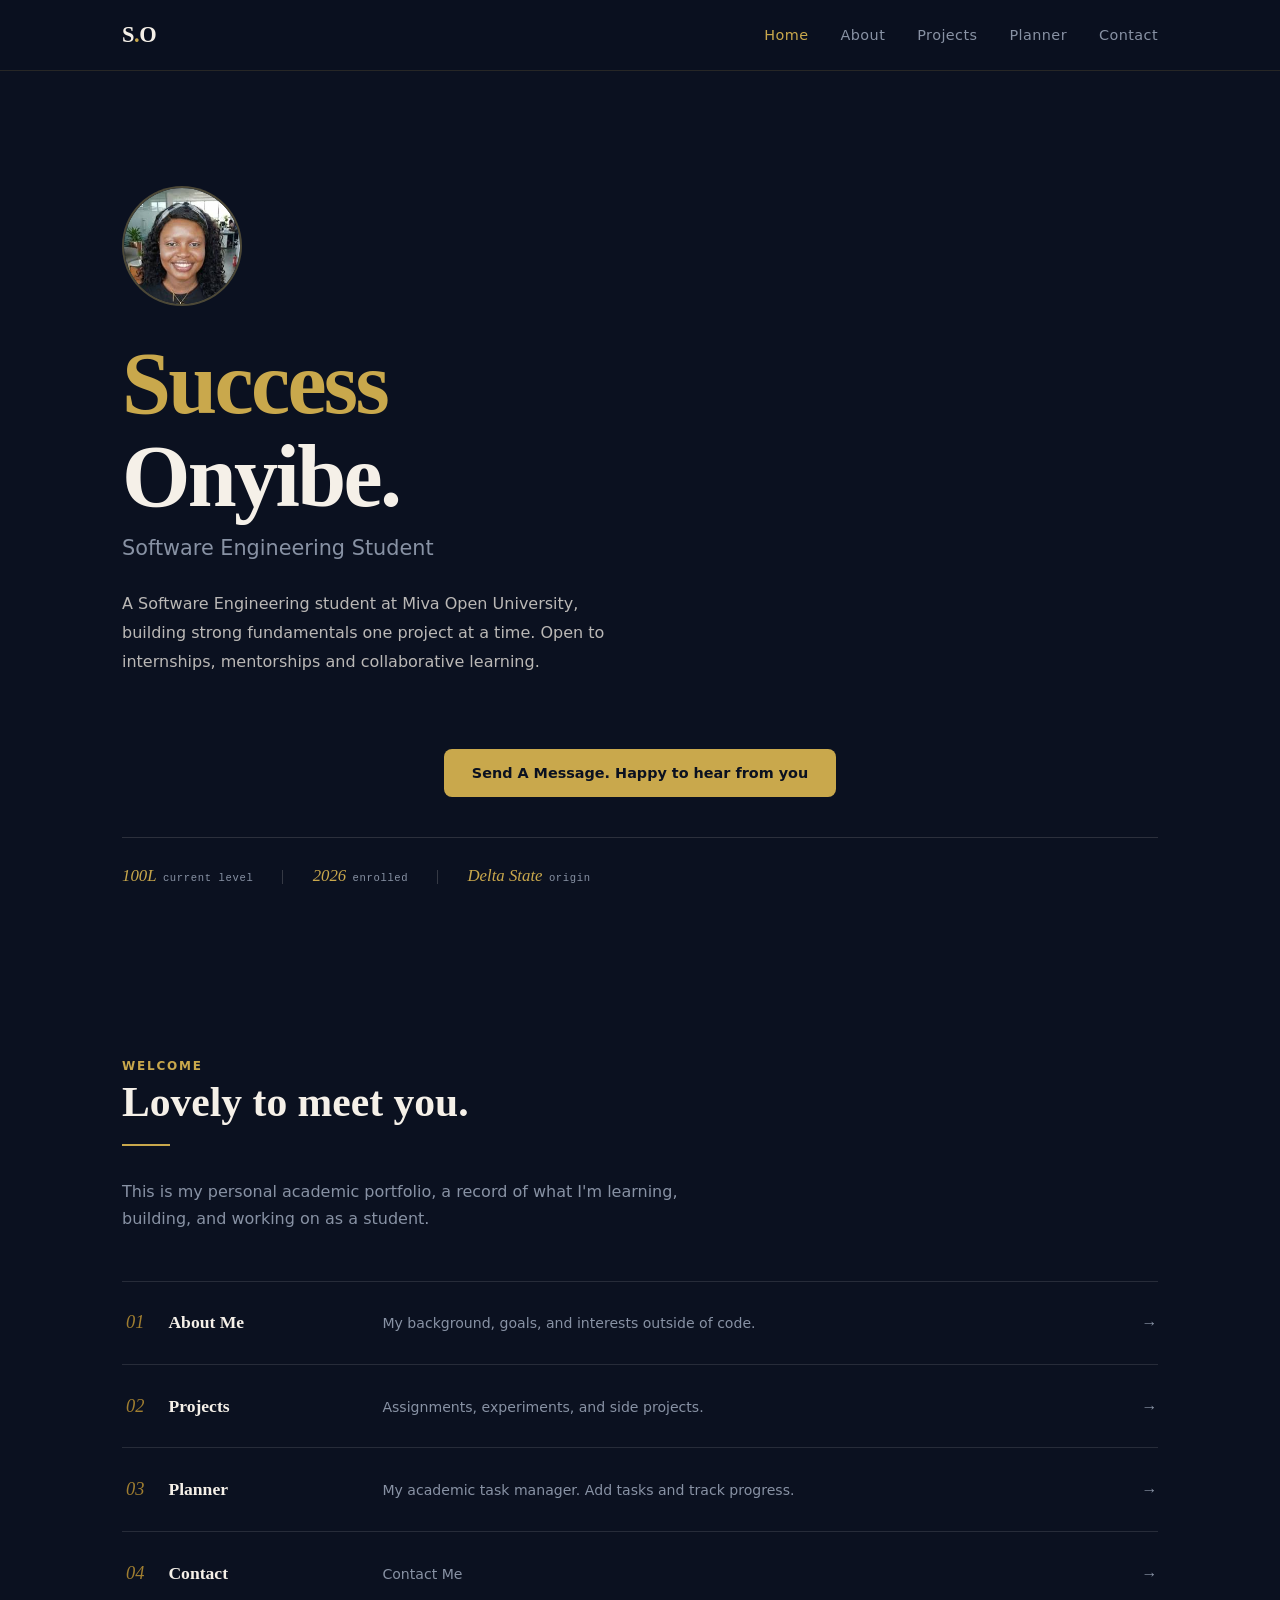
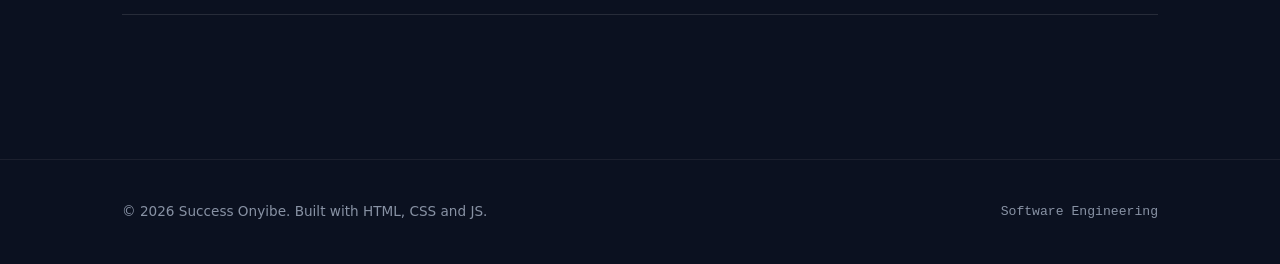
<file: index.html>
<!DOCTYPE html>
<html lang="en">
<head>
  <meta charset="UTF-8" />
  <meta name="viewport" content="width=device-width, initial-scale=1.0" />
  <title>Success Onyibe Portfolio</title>
  <meta name="description" content="Success Onyibe is a first-year Software Engineering student at Miva Open University,Nigeria." />
  <link rel="stylesheet" href="style.css" />
</head>
<body>
  <div class="particle-bg" id="particle-container"></div>
  <header>
    <nav>
      <a href="index.html" class="nav-logo">S<span>.</span>O</a>
      <ul class="nav-links" id="nav-links">
        <li><a href="index.html" aria-current="page">Home</a></li>
        <li><a href="about.html">About</a></li>
        <li><a href="projects.html">Projects</a></li>
        <li><a href="planner.html">Planner</a></li>
        <li><a href="contact.html">Contact</a></li>
      </ul>
      <button class="hamburger" id="hamburger" aria-label="Toggle navigation" aria-expanded="false">
        <span></span><span></span><span></span>
      </button>
    </nav>
  </header>

  <main id="main">

    <section id="hero">
      <div class="hero-photo">
        <img src="photo.jpg" alt="Success Onyibe" />
      </div>

      <h1 class="hero-name">
        <em>Success</em><br />Onyibe.
      </h1>

      <p class="hero-role">Software Engineering Student</p>

      <p class="hero-bio">
        A Software Engineering student at Miva Open University, building strong fundamentals one project at a time. 
        Open to internships, mentorships and collaborative learning.
      </p>

    <div class="hero-cta-wrap">
  <a href="contact.html" class="btn btn-primary">Send A Message. Happy to hear from you</a>
</div>

      <div class="hero-actions">
        <a href="projects.html" class="btn btn-primary">My Projects</a>
      </div>

      <div class="hero-stats">
        <div class="stat-item">
          <span class="stat-number">100L</span>
          <span class="stat-label">Current Level</span>
        </div>
        <div class="stat-item">
          <span class="stat-number">2026</span>
          <span class="stat-label">Enrolled</span>
        </div>
        <div class="stat-item">
          <span class="stat-number">Delta State</span>
          <span class="stat-label">Origin</span>
        </div>
      </div>
    </section>

    <section class="section">
      <div class="container">
        <span class="section-label">Welcome</span>
        <h2 class="section-title">Lovely to meet you.</h2>
        <div class="divider"></div>
        <p class="section-sub">
          This is my personal academic portfolio, a record of what I'm learning,
          building, and working on as a student.
        </p>

        <div class="grid-3">
          <a href="about.html" class="card" style="text-decoration:none; color:inherit;">
            <h3 style="font-family:var(--font-display); font-size:1.1rem; color:var(--offwhite); margin-bottom:0.5rem;">About Me</h3>
            <p style="font-size:0.88rem; color:var(--slate);">My background, goals, and interests outside of code.</p>
          </a>

          <a href="projects.html" class="card" style="text-decoration:none; color:inherit;">
            <h3 style="font-family:var(--font-display); font-size:1.1rem; color:var(--offwhite); margin-bottom:0.5rem;">Projects</h3>
            <p style="font-size:0.88rem; color:var(--slate);">Assignments, experiments, and side projects.</p>
          </a>

          <a href="planner.html" class="card" style="text-decoration:none; color:inherit;">
            <h3 style="font-family:var(--font-display); font-size:1.1rem; color:var(--offwhite); margin-bottom:0.5rem;">Planner</h3>
            <p style="font-size:0.88rem; color:var(--slate);">My academic task manager. Add tasks and track progress.</p>
          </a>

          <a href="contact.html" class="card" style="text-decoration:none; color:inherit;">
            <h3 style="font-family:var(--font-display); font-size:1.1rem; color:var(--offwhite); margin-bottom:0.5rem;">Contact</h3>
            <p style="font-size:0.88rem; color:var(--slate);">Contact Me</p>
          </a>
        </div>    
      </div>
    </section>

  </main>

  <footer>
    <div class="container footer-inner">
      <p class="footer-copy">&copy; 2026 Success Onyibe. Built with HTML, CSS and JS.</p>
      <p class="footer-note">Software Engineering</p>
    </div>
  </footer>

  <script src="script.js"></script>
</body>
</html>
</file>
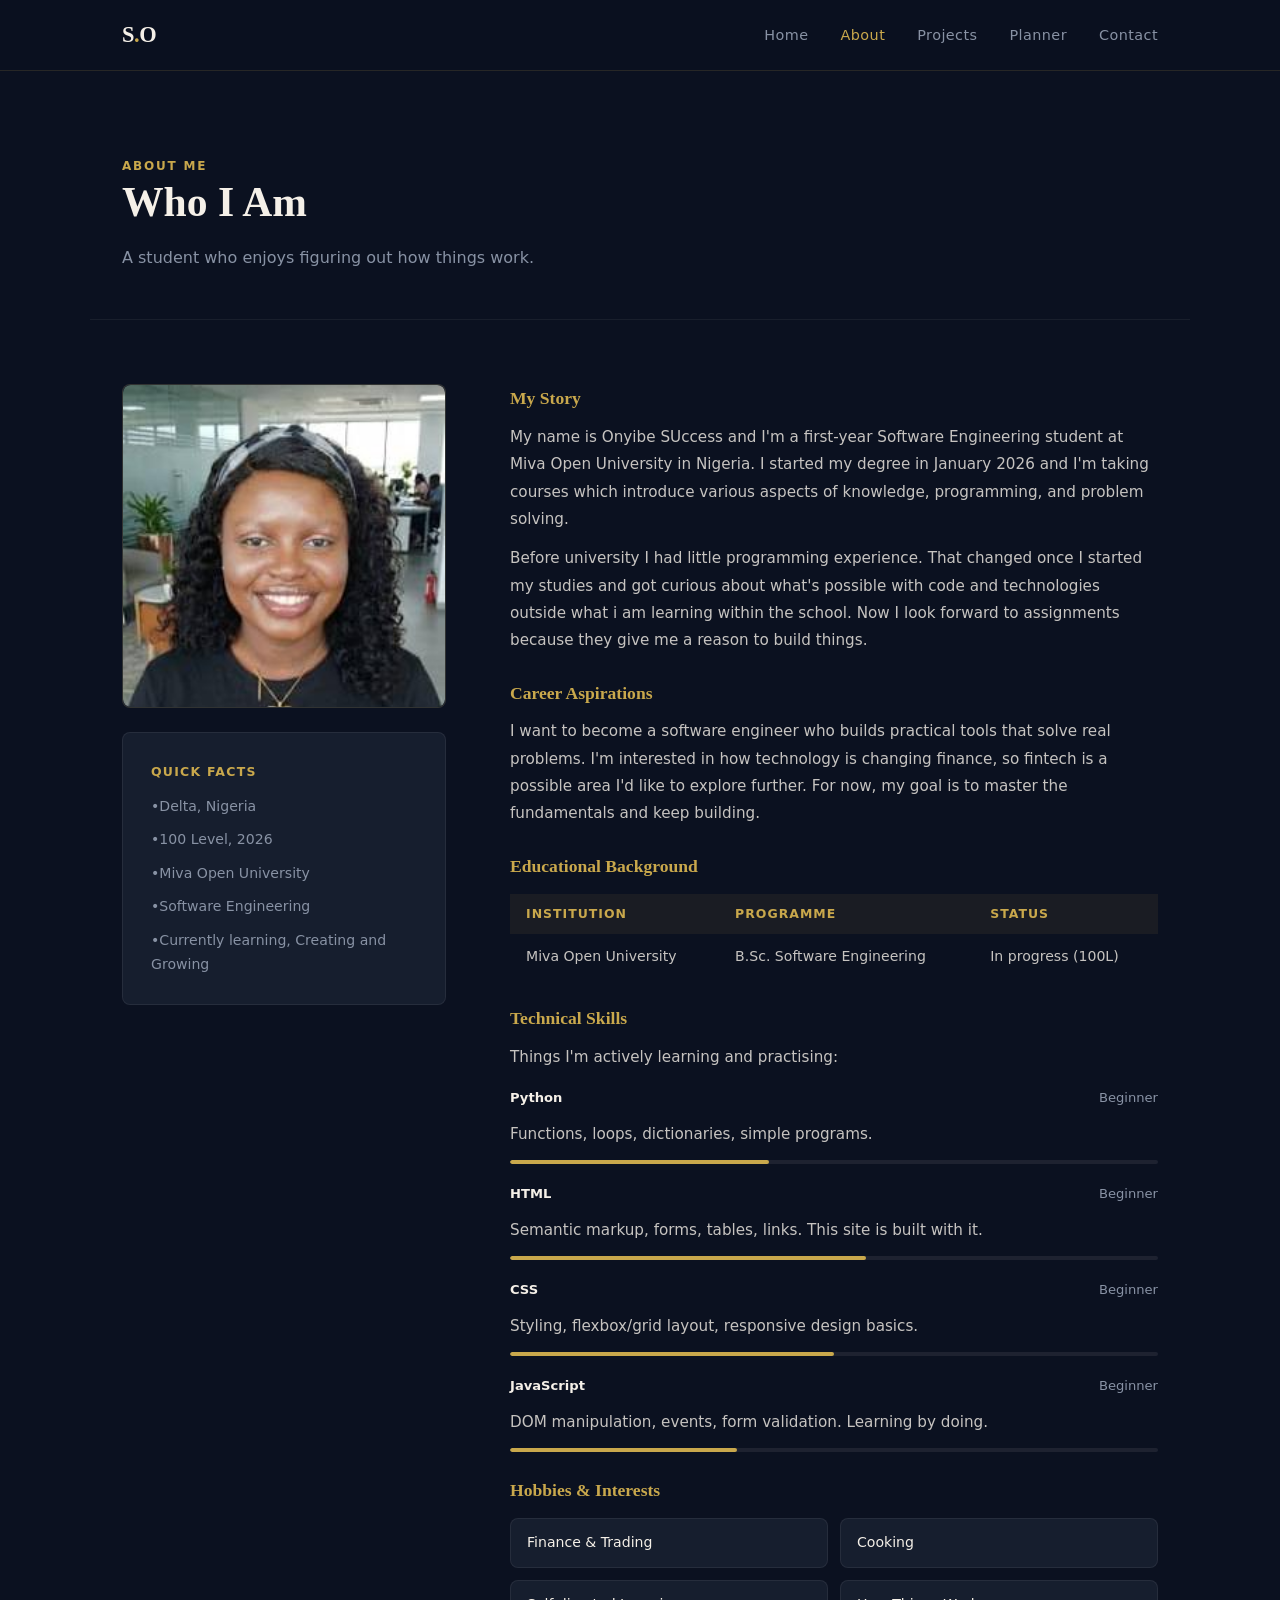
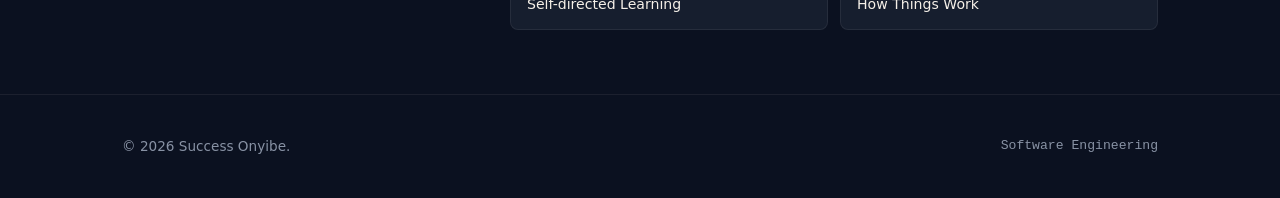
<file: about.html>
<!DOCTYPE html>
<html lang="en">
<head>
  <meta charset="UTF-8" />
  <meta name="viewport" content="width=device-width, initial-scale=1.0" />
  <title>About Me</title>
  <link rel="stylesheet" href="style.css" />
</head>
<body>
  <div class="particle-bg" id="particle-container"></div>
  <header>
    <nav>
      <a href="index.html" class="nav-logo">S<span>.</span>O</a>
      <ul class="nav-links" id="nav-links">
        <li><a href="index.html">Home</a></li>
        <li><a href="about.html" aria-current="page">About</a></li>
        <li><a href="projects.html">Projects</a></li>
        <li><a href="planner.html">Planner</a></li>
        <li><a href="contact.html">Contact</a></li>
      </ul>
      <button class="hamburger" id="hamburger" aria-label="Toggle navigation" aria-expanded="false">
        <span></span><span></span><span></span>
      </button>
    </nav>
  </header>

  <main id="main">

    <div class="page-hero">
      <span class="section-label">About Me</span>
      <h1 class="section-title">Who I Am</h1>
      <p style="color:var(--slate); max-width:520px;">
        A student who enjoys figuring out how things work.
      </p>
    </div>

    <div class="container">
      <div class="about-grid">

        <div>
          <div class="about-photo">
            <img src="photo.jpg" alt="Success Onyibe" />
          </div>

          <div class="card" style="margin-top:1.5rem;">
            <p style="font-size:0.78rem; font-weight:700; letter-spacing:0.1em; text-transform:uppercase; color:var(--gold); margin-bottom:0.75rem;">Quick Facts</p>
            <ul style="display:flex; flex-direction:column; gap:0.6rem;">
              <li style="font-size:0.88rem; color:var(--slate);"> •Delta, Nigeria</li>
              <li style="font-size:0.88rem; color:var(--slate);"> •100 Level, 2026</li>
              <li style="font-size:0.88rem; color:var(--slate);"> •Miva Open University</li>
              <li style="font-size:0.88rem; color:var(--slate);"> •Software Engineering</li>
              <li style="font-size:0.88rem; color:var(--slate);"> •Currently learning, Creating and Growing</li>
            </ul>
          </div>
        </div>

        <div class="about-info">

          <h3>My Story</h3>
          <p>
            My name is Onyibe SUccess and I'm a first-year Software Engineering student at
            Miva Open University in Nigeria. I started my degree in January 2026 and I'm taking
            courses which introduce various aspects of knowledge, programming, and problem solving.
          </p>
          <p style="margin-top:0.75rem;">
            Before university I had little programming experience. That changed once I started
            my studies and got curious about what's possible with code and technologies outside 
            what i am learning within the school. 
            Now I look forward to assignments because they give me a reason to build things.
          </p>

          <h3>Career Aspirations</h3>
          <p>
            I want to become a software engineer who builds practical tools that solve real problems.
            I'm interested in how technology is changing finance, so fintech is a possible area I'd like to
            explore further. For now, my goal is to master the fundamentals and keep building.
          </p>

          <h3>Educational Background</h3>
          <table class="edu-table">
            <thead>
              <tr>
                <th>Institution</th>
                <th>Programme</th>
                <th>Status</th>
              </tr>
            </thead>
            <tbody>
              <tr>
                <td>Miva Open University</td>
                <td>B.Sc. Software Engineering</td>
                <td>In progress (100L)</td>
              </tr>
            </tbody>
          </table>

          <h3>Technical Skills</h3>
          <p>Things I'm actively learning and practising:</p>

          <div style="display:flex; flex-direction:column; gap:1.2rem; margin-top:1rem;">

            <div>
              <div class="skill-bar-label">
                <span class="skill-name">Python</span>
                <span>Beginner</span>
              </div>
              <p class="skill-desc">Functions, loops, dictionaries, simple programs.</p>
              <div class="skill-bar-wrap">
                <div class="skill-bar-track">
                  <div class="skill-bar-fill" style="width:40%"></div>
                </div>
              </div>
            </div>

            <div>
              <div class="skill-bar-label">
                <span class="skill-name">HTML</span>
                <span>Beginner</span>
              </div>
              <p class="skill-desc">Semantic markup, forms, tables, links. This site is built with it.</p>
              <div class="skill-bar-wrap">
                <div class="skill-bar-track">
                  <div class="skill-bar-fill" style="width:55%"></div>
                </div>
              </div>
            </div>

            <div>
              <div class="skill-bar-label">
                <span class="skill-name">CSS</span>
                <span>Beginner</span>
              </div>
              <p class="skill-desc">Styling, flexbox/grid layout, responsive design basics.</p>
              <div class="skill-bar-wrap">
                <div class="skill-bar-track">
                  <div class="skill-bar-fill" style="width:50%"></div>
                </div>
              </div>
            </div>

            <div>
              <div class="skill-bar-label">
                <span class="skill-name">JavaScript</span>
                <span>Beginner</span>
              </div>
              <p class="skill-desc">DOM manipulation, events, form validation. Learning by doing.</p>
              <div class="skill-bar-wrap">
                <div class="skill-bar-track">
                  <div class="skill-bar-fill" style="width:35%"></div>
                </div>
              </div>
            </div>

          </div>

          <h3>Hobbies &amp; Interests</h3>
          <div class="interests-grid">
            <div class="interest-item"> Finance &amp; Trading</div>
            <div class="interest-item"> Cooking</div>
            <div class="interest-item"> Self-directed Learning</div>
            <div class="interest-item"> How Things Work</div>
          </div>

        </div>
      </div>
    </div>

  </main>

  <footer>
    <div class="container footer-inner">
      <p class="footer-copy">&copy; 2026 Success Onyibe.</p>
      <p class="footer-note">Software Engineering</p>
    </div>
  </footer>

  <script src="script.js"></script>
</body>
</html>
</file>
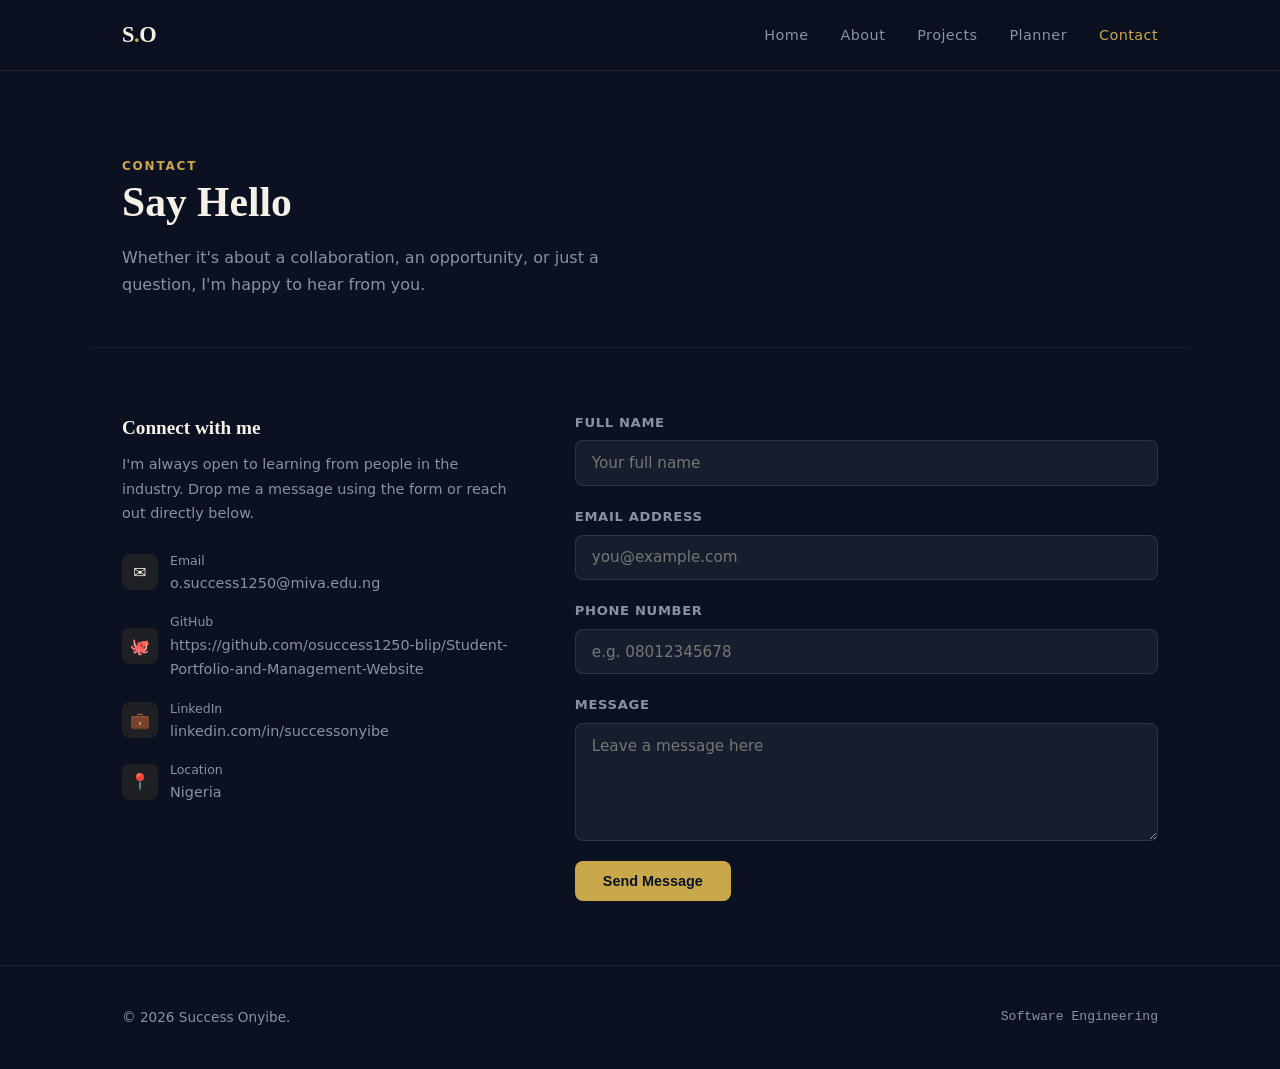
<file: contact.html>
<!DOCTYPE html>
<html lang="en">
<head>
  <meta charset="UTF-8" />
  <meta name="viewport" content="width=device-width, initial-scale=1.0" />
  <title>Contact Me</title>
  <link rel="stylesheet" href="style.css" />
</head>
<body>
  <div class="particle-bg" id="particle-container"></div>
  <header>
    <nav>
      <a href="index.html" class="nav-logo">S<span>.</span>O</a>
      <ul class="nav-links" id="nav-links">
        <li><a href="index.html">Home</a></li>
        <li><a href="about.html">About</a></li>
        <li><a href="projects.html">Projects</a></li>
        <li><a href="planner.html">Planner</a></li>
        <li><a href="contact.html" aria-current="page">Contact</a></li>
      </ul>
      <button class="hamburger" id="hamburger" aria-label="Toggle navigation" aria-expanded="false">
        <span></span><span></span><span></span>
      </button>
    </nav>
  </header>

  <main id="main">

    <div class="page-hero">
      <span class="section-label">Contact</span>
      <h1 class="section-title">Say Hello</h1>
      <p style="color:var(--slate); max-width:520px;">
        Whether it's about a collaboration, an opportunity, or just a question,
        I'm happy to hear from you.
      </p>
    </div>

    <div class="container">
      <div class="contact-grid">

        <div class="contact-info">
          <h3>Connect with me</h3>
          <p>
            I'm always open to learning from people in the industry.
            Drop me a message using the form or reach out directly below.
          </p>

          <div class="contact-link-item">
            <div class="contact-icon">✉️</div>
            <div>
              <p style="font-size:0.78rem; color:var(--slate); margin:0;">Email</p>
              <a href="mailto:successonyibe1@gmail.com">o.success1250@miva.edu.ng</a>
            </div>
          </div>

          <div class="contact-link-item">
            <div class="contact-icon">🐙</div>
            <div>
              <p style="font-size:0.78rem; color:var(--slate); margin:0;">GitHub</p>
              <a href="https://github.com/" target="_blank" rel="noopener">https://github.com/osuccess1250-blip/Student-Portfolio-and-Management-Website</a>
            </div>
          </div>

          <div class="contact-link-item">
            <div class="contact-icon">💼</div>
            <div>
              <p style="font-size:0.78rem; color:var(--slate); margin:0;">LinkedIn</p>
              <a href="https://linkedin.com/" target="_blank" rel="noopener">linkedin.com/in/successonyibe</a>
            </div>
          </div>

          <div class="contact-link-item">
            <div class="contact-icon">📍</div>
            <div>
              <p style="font-size:0.78rem; color:var(--slate); margin:0;">Location</p>
              <span style="color:var(--slate); font-size:0.9rem;">Nigeria</span>
            </div>
          </div>
        </div>

        <div>
          <div class="form-success" id="form-success" role="alert">
            Message sent! I'll get back to you soon.
          </div>

          <form class="contact-form" id="contact-form" action="https://api.web3forms.com/submit" method="POST" novalidate>

            <input type="hidden" name="access_key" value="047a9a54-efbd-4334-bc93-ecc7ba19403d" />
            <input type="hidden" name="redirect" value="https://osuccess1250-blip.github.io/Student-Portfolio-and-Management-Website/contact.html" />

            <div class="form-group">
              <label for="name">Full Name</label>
              <input type="text" id="name" name="name" placeholder="Your full name" autocomplete="name" required />
              <span class="form-error" id="name-error" role="alert"></span>
            </div>

            <div class="form-group">
              <label for="email">Email Address</label>
              <input type="email" id="email" name="email" placeholder="you@example.com" autocomplete="email" required />
              <span class="form-error" id="email-error" role="alert"></span>
            </div>

            <div class="form-group">
              <label for="phone">Phone Number</label>
              <input type="tel" id="phone" name="phone" placeholder="e.g. 08012345678" autocomplete="tel" />
              <span class="form-error" id="phone-error" role="alert"></span>
            </div>

            <div class="form-group">
              <label for="message">Message</label>
              <textarea id="message" name="message" rows="5" placeholder="Leave a message here" required></textarea>
              <span class="form-error" id="message-error" role="alert"></span>
            </div>

            <button type="submit" class="btn btn-primary" style="align-self:flex-start;">
              Send Message
            </button>

          </form>
        </div>

      </div>
    </div>

  </main>

  <footer>
    <div class="container footer-inner">
      <p class="footer-copy">&copy; 2026 Success Onyibe.</p>
      <p class="footer-note">Software Engineering</p>
    </div>
  </footer>

  <script src="script.js"></script>
</body>
</html>
</file>
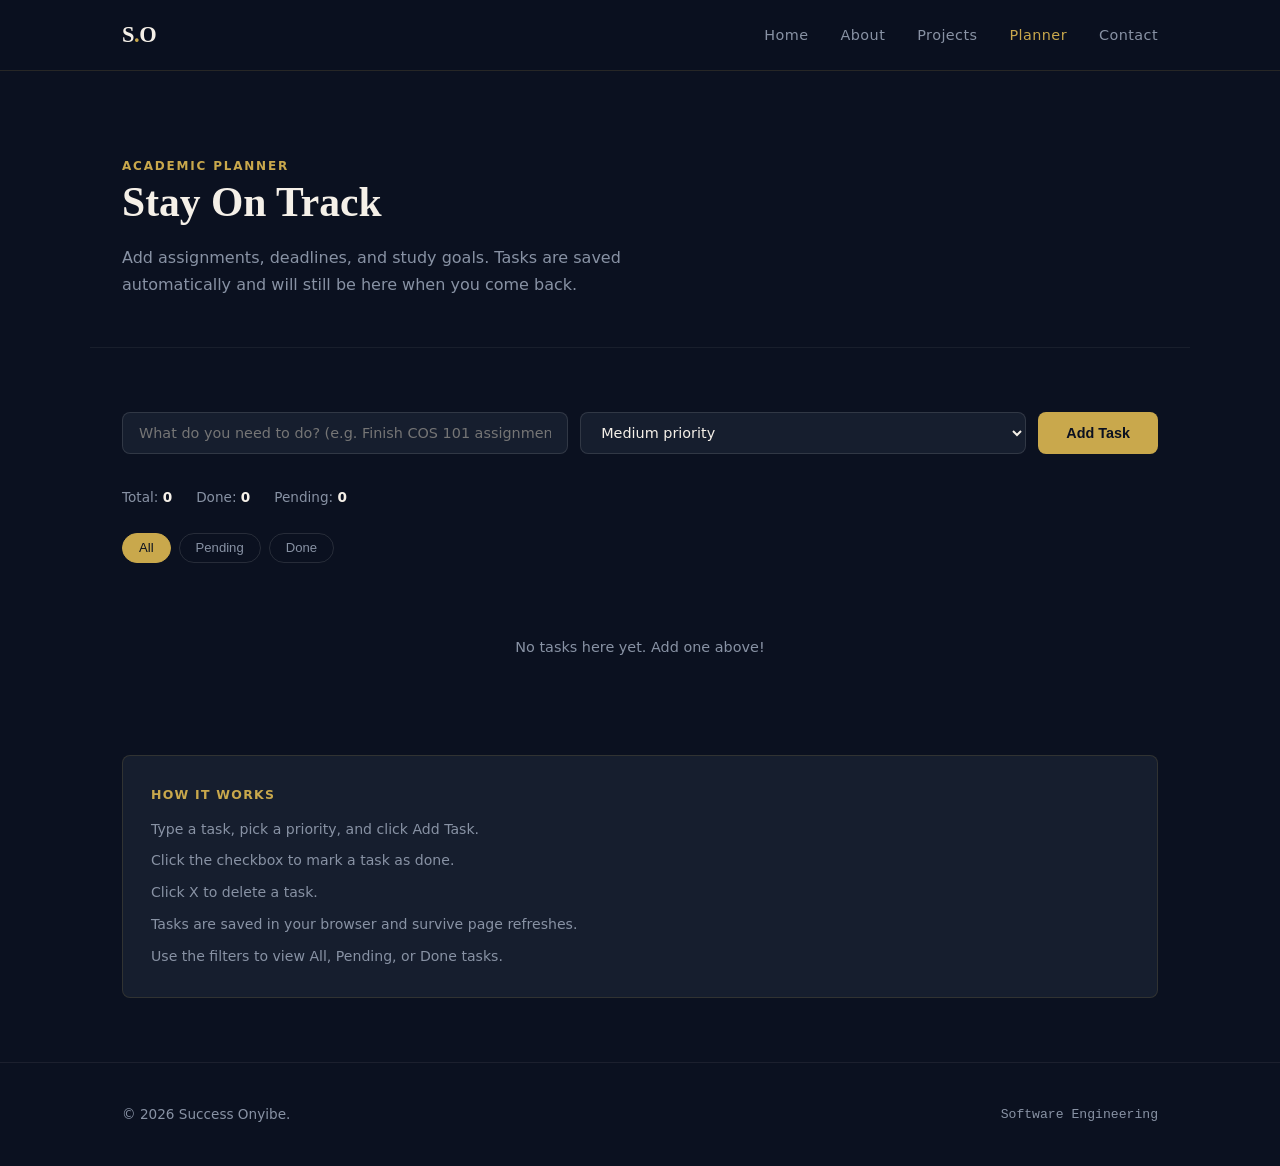
<file: planner.html>
<!DOCTYPE html>
<html lang="en">
<head>
  <meta charset="UTF-8" />
  <meta name="viewport" content="width=device-width, initial-scale=1.0" />
  <title>Academic Planner</title>
  <link rel="stylesheet" href="style.css" />
</head>
<body>
  <div class="particle-bg" id="particle-container"></div>
  <header>
    <nav>
      <a href="index.html" class="nav-logo">S<span>.</span>O</a>
      <ul class="nav-links" id="nav-links">
        <li><a href="index.html">Home</a></li>
        <li><a href="about.html">About</a></li>
        <li><a href="projects.html">Projects</a></li>
        <li><a href="planner.html" aria-current="page">Planner</a></li>
        <li><a href="contact.html">Contact</a></li>
      </ul>
      <button class="hamburger" id="hamburger" aria-label="Toggle navigation" aria-expanded="false">
        <span></span><span></span><span></span>
      </button>
    </nav>
  </header>

  <main id="main">

    <div class="page-hero">
      <span class="section-label">Academic Planner</span>
      <h1 class="section-title">Stay On Track</h1>
      <p style="color:var(--slate); max-width:520px;">
        Add assignments, deadlines, and study goals. Tasks are saved automatically
        and will still be here when you come back.
      </p>
    </div>

    <div class="container">

      <form class="planner-form" id="planner-form" novalidate>
        <input
          type="text"
          id="task-input"
          placeholder="What do you need to do? (e.g. Finish COS 101 assignment)"
          aria-label="Task description"
          required
        />
        <select id="task-priority" aria-label="Priority level">
          <option value="medium">Medium priority</option>
          <option value="high">High priority</option>
          <option value="low">Low priority</option>
        </select>
        <button type="submit" class="btn btn-primary">Add Task</button>
      </form>

      <div class="planner-stats" id="planner-stats"></div>

      <div class="task-filters" role="group" aria-label="Filter tasks">
        <button class="filter-btn active" data-filter="all">All</button>
        <button class="filter-btn" data-filter="pending">Pending</button>
        <button class="filter-btn" data-filter="done">Done</button>
      </div>

      <div id="task-list" aria-live="polite" aria-label="Task list"></div>

      <div class="card" style="margin-top:3rem; border-color:rgba(201,168,76,0.15);">
        <p style="font-size:0.78rem; font-weight:700; letter-spacing:0.1em; text-transform:uppercase; color:var(--gold); margin-bottom:0.75rem;">How It Works</p>
        <ul style="display:flex; flex-direction:column; gap:0.5rem;">
          <li style="font-size:0.88rem; color:var(--slate);">Type a task, pick a priority, and click Add Task.</li>
          <li style="font-size:0.88rem; color:var(--slate);">Click the checkbox to mark a task as done.</li>
          <li style="font-size:0.88rem; color:var(--slate);">Click X to delete a task.</li>
          <li style="font-size:0.88rem; color:var(--slate);">Tasks are saved in your browser and survive page refreshes.</li>
          <li style="font-size:0.88rem; color:var(--slate);">Use the filters to view All, Pending, or Done tasks.</li>
        </ul>
      </div>

    </div>

  </main>

  <footer>
    <div class="container footer-inner">
      <p class="footer-copy">&copy; 2026 Success Onyibe.</p>
      <p class="footer-note">Software Engineering</p>
    </div>
  </footer>

  <script src="script.js"></script>
</body>
</html>
</file>
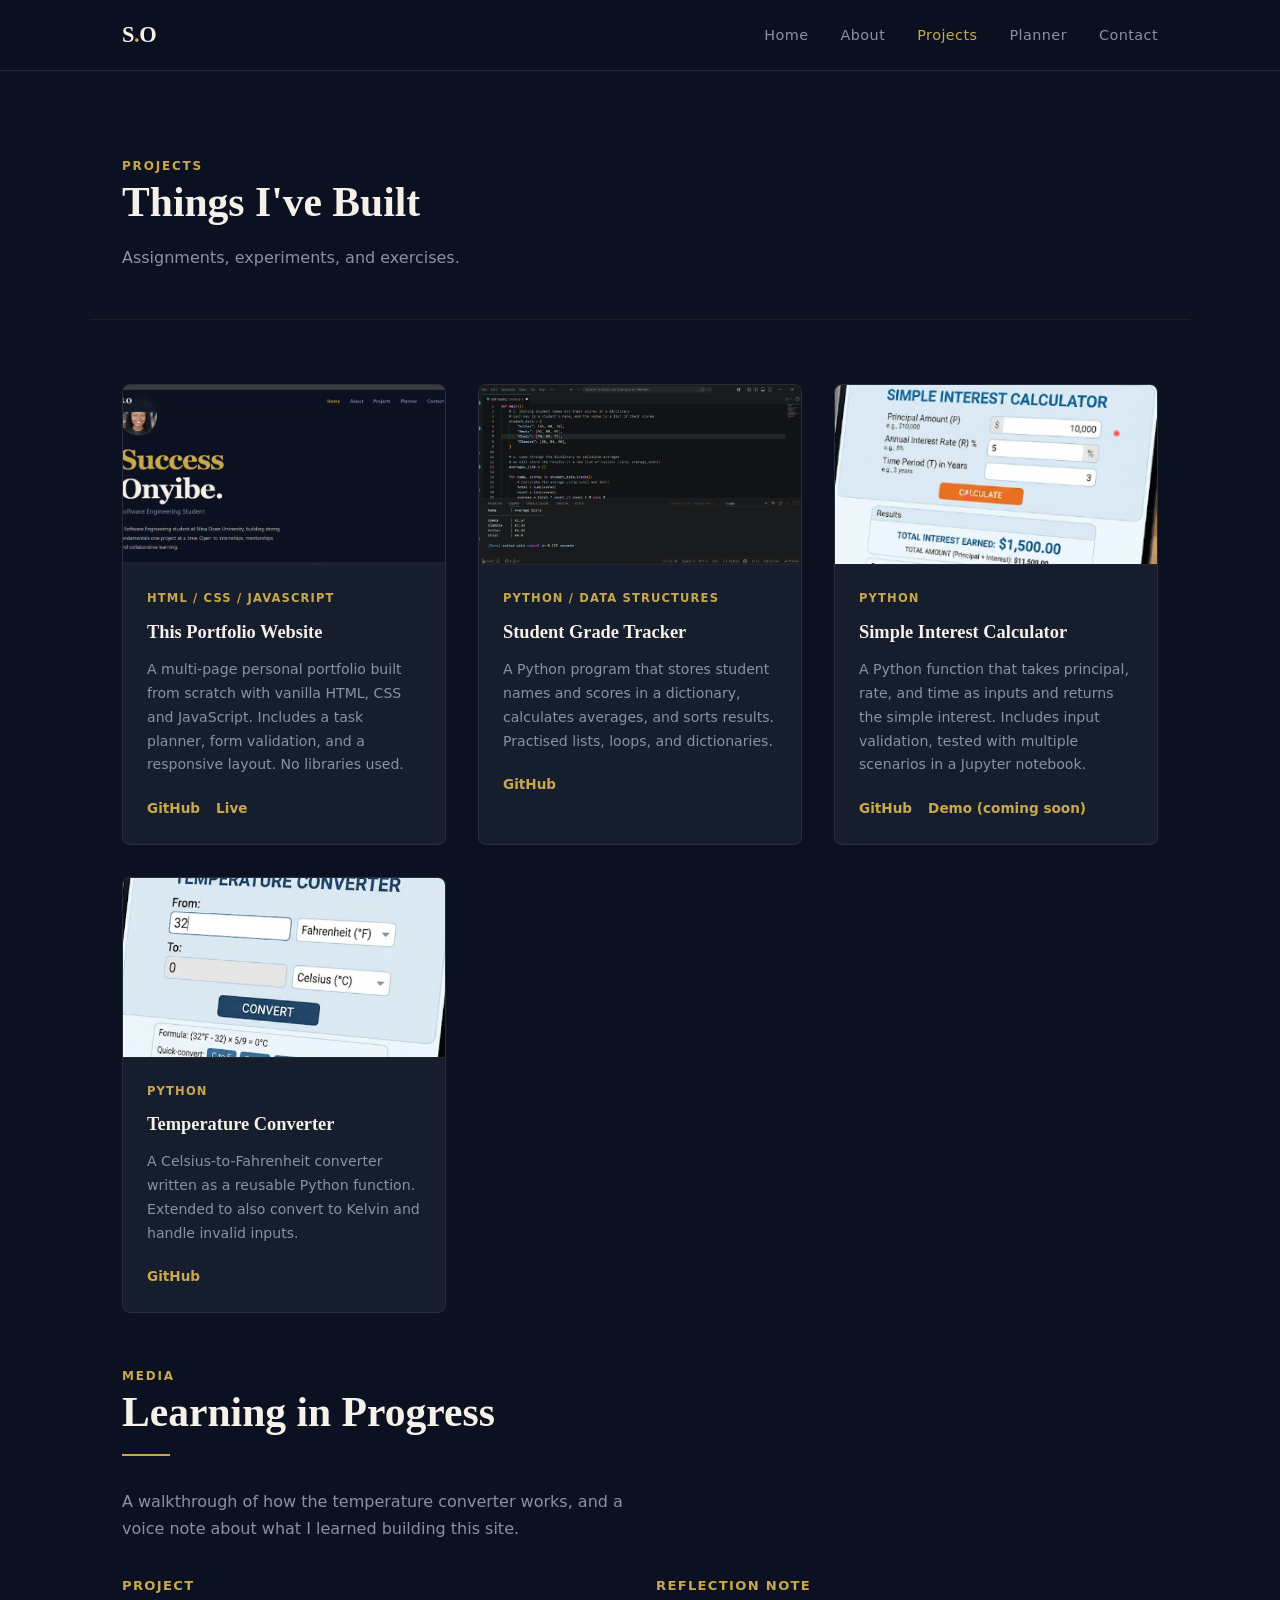
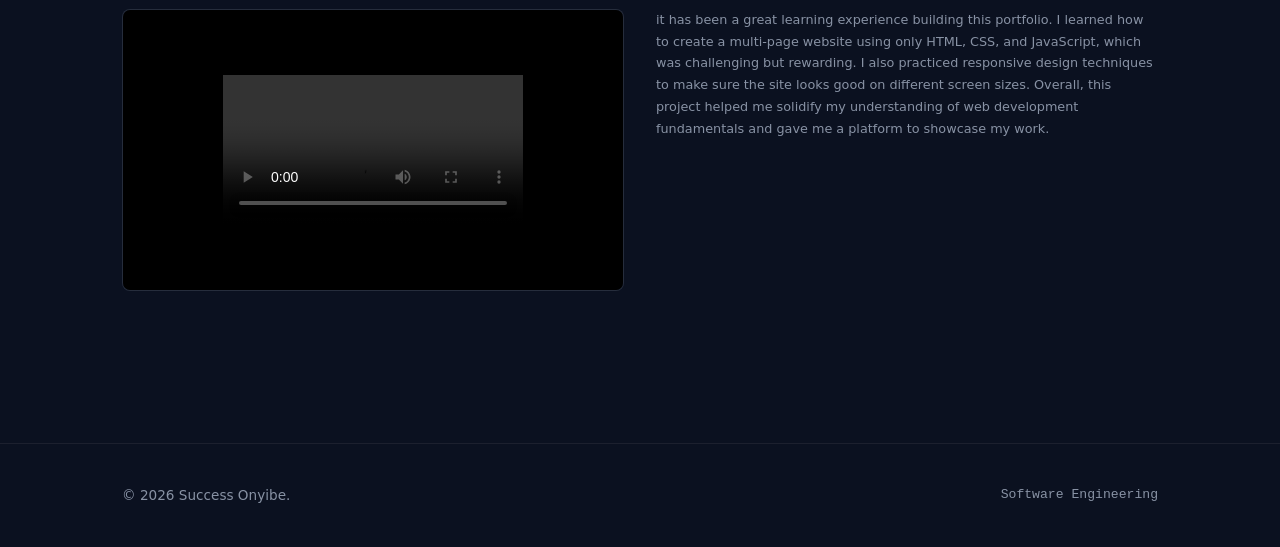
<file: projects.html>
<!DOCTYPE html>
<html lang="en">
<head>
  <meta charset="UTF-8" />
  <meta name="viewport" content="width=device-width, initial-scale=1.0" />
  <title>My Projects</title>
  <link rel="stylesheet" href="style.css" />
</head>
<body>
  <div class="particle-bg" id="particle-container"></div>
  <header>
    <nav>
      <a href="index.html" class="nav-logo">S<span>.</span>O</a>
      <ul class="nav-links" id="nav-links">
        <li><a href="index.html">Home</a></li>
        <li><a href="about.html">About</a></li>
        <li><a href="projects.html" aria-current="page">Projects</a></li>
        <li><a href="planner.html">Planner</a></li>
        <li><a href="contact.html">Contact</a></li>
      </ul>
      <button class="hamburger" id="hamburger" aria-label="Toggle navigation" aria-expanded="false">
        <span></span><span></span><span></span>
      </button>
    </nav>
  </header>

  <main id="main">

    <div class="page-hero">
      <span class="section-label">Projects</span>
      <h1 class="section-title">Things I've Built</h1>
      <p style="color:var(--slate); max-width:520px;">
        Assignments, experiments, and exercises.
      </p>
    </div>

    <div class="container">

      <div class="grid-3">
        <article class="project-card">
          <div class="project-img"><img src="website_screenshot.png" alt="Project Screenshot"></div>
          <div class="project-body">
            <p class="project-tag">HTML / CSS / JavaScript</p>
            <h2 class="project-title">This Portfolio Website</h2>
            <p class="project-desc">
              A multi-page personal portfolio built from scratch with vanilla HTML, CSS and
              JavaScript. Includes a task planner, form validation, and a responsive layout.
              No libraries used.
            </p>
            <div class="project-links">
              <a href="https://github.com/osuccess1250-blip/Student-Portfolio-and-Management-Website" target="_blank" rel="noopener">GitHub</a>
              <a href="index.html">Live</a>
            </div>
          </div>
        </article>

        <article class="project-card">
          <div class="project-img"><img src="grade_calc.png" alt="Grade Tracker"></div>
          <div class="project-body">
            <p class="project-tag">Python / Data Structures</p>
            <h2 class="project-title">Student Grade Tracker</h2>
            <p class="project-desc">
              A Python program that stores student names and scores in a dictionary,
              calculates averages, and sorts results. Practised lists, loops, and dictionaries.
            </p>
            <div class="project-links">
              <a href="https://github.com/" target="_blank" rel="noopener">GitHub</a>
            </div>
          </div>
        </article>

        <article class="project-card">
          <div class="project-img"><img src="Interest_calc.png" alt="Simple-Interest Calculator"></div>
          <div class="project-body">
            <p class="project-tag">Python</p>
            <h2 class="project-title">Simple Interest Calculator</h2>
            <p class="project-desc">
              A Python function that takes principal, rate, and time as inputs and returns the
              simple interest. Includes input validation, tested with multiple scenarios in a
              Jupyter notebook.
            </p>
            <div class="project-links">
              <a href="https://github.com/" target="_blank" rel="noopener">GitHub</a>
              <a href="#" aria-label="Demo not available yet">Demo (coming soon)</a>
            </div>
          </div>
        </article>

        <article class="project-card">
          <div class="project-img"><img src="Temp_conv.png" alt="Temperature converter"></div>
          <div class="project-body">
            <p class="project-tag">Python</p>
            <h2 class="project-title">Temperature Converter</h2>
            <p class="project-desc">
              A Celsius-to-Fahrenheit converter written as a reusable Python function.
              Extended to also convert to Kelvin and handle invalid inputs.
            </p>
            <div class="project-links">
              <a href="https://github.com/" target="_blank" rel="noopener">GitHub</a>
            </div>
          </div>
        </article>
      </div>

      <div class="section" style="padding-top:3rem;">
        <span class="section-label">Media</span>
        <h2 class="section-title" style="margin-bottom:1rem;">Learning in Progress</h2>
        <div class="divider"></div>
        <p style="color:var(--slate); margin-bottom:2rem; max-width:520px;">
          A walkthrough of how the temperature converter works, and a voice note
          about what I learned building this site.
        </p>

        <div class="grid-2">

          <div>
            <p style="font-size:0.82rem; font-weight:700; letter-spacing:0.1em; text-transform:uppercase; color:var(--gold); margin-bottom:0.75rem;">
              Project
            </p>
            <div class="media-embed">
              <iframe
                width="560" height="280"
                src="video.mp4"
                title="Project walkthrough video"
                frameborder="0"
                allow="accelerometer; autoplay; clipboard-write; encrypted-media; gyroscope; picture-in-picture"
                allowfullscreen loading="lazy">
              </iframe>
            </div>
            <p style="font-size:0.8rem; color:var(--slate); margin-top:0.5rem;">
            </p>
          </div>

          <div>
            <p style="font-size:0.82rem; font-weight:700; letter-spacing:0.1em; text-transform:uppercase; color:var(--gold); margin-bottom:0.75rem;">
              Reflection Note
            </p>
            <p style="font-size:0.8rem; color:var(--slate);">
              it has been a great learning experience building this portfolio. I learned how to create a multi-page website using only HTML, CSS, and JavaScript, which was challenging but rewarding. I also practiced responsive design techniques to make sure the site looks good on different screen sizes. Overall, this project helped me solidify my understanding of web development fundamentals and gave me a platform to showcase my work.
            </p>
          </div>

        </div>
      </div>

    </div>

  </main>

  <footer>
    <div class="container footer-inner">
      <p class="footer-copy">&copy; 2026 Success Onyibe.</p>
      <p class="footer-note">Software Engineering</p>
    </div>
  </footer>

  <script src="script.js"></script>
</body>
</html>
</file>
<file: style.css>
/*1. CUSTOM PROPERTIES (variables)*/
:root {
  --navy:      #0B1120;
  --navy-mid:  #111827;
  --navy-card: #161E2E;
  --gold:      #C9A84C;
  --gold-dim:  #a07e30;
  --offwhite:  #F5F0E8;
  --slate:     #8892A4;
  --white:     #ffffff;
  --font-display: Georgia, "Times New Roman", serif;
  --font-body:    system-ui, -apple-system, sans-serif;
  --font-mono:    "Courier New", Courier, monospace;
  --radius:   8px;
  --max-w:    1100px;
  --gap:      2rem;
  --transition: 0.25s ease;
}

/*2. RESET & BASE*/
*, *::before, *::after {
  box-sizing: border-box;
  margin: 0;
  padding: 0;
}

html {
  scroll-behavior: smooth;
}

body {
  background-color: var(--navy);
  color: var(--offwhite);
  font-family: var(--font-body);
  font-size: 1rem;
  line-height: 1.7;
  min-height: 100vh;
}

img {
  display: block;
  max-width: 100%;
}

a {
  color: var(--gold);
  text-decoration: none;
  transition: opacity var(--transition);
}

a:hover {
  opacity: 0.8;
}

ul {
  list-style: none;
}


/*3. SKIP LINK (accessibility)*/
.skip-link {
  position: absolute;
  top: -100px;
  left: 1rem;
  background: var(--gold);
  color: var(--navy);
  padding: 0.5rem 1rem;
  border-radius: var(--radius);
  font-weight: 700;
  z-index: 9999;
  transition: top 0.2s;
}

.skip-link:focus {
  top: 1rem;
}


/*4. NAVIGATION*/
header {
  position: sticky;
  top: 0;
  z-index: 100;
  background: rgba(11, 17, 32, 0.92);
  backdrop-filter: blur(10px);
  border-bottom: 1px solid rgba(201, 168, 76, 0.15);
}

nav {
  max-width: var(--max-w);
  margin: 0 auto;
  padding: 1rem 2rem;
  display: flex;
  align-items: center;
  justify-content: space-between;
}

.nav-logo {
  font-family: var(--font-display);
  font-size: 1.4rem;
  font-weight: 700;
  color: var(--offwhite);
  letter-spacing: -0.02em;
}

.nav-logo span {
  color: var(--gold);
}

.nav-links {
  display: flex;
  gap: 2rem;
}

.nav-links a {
  color: var(--slate);
  font-size: 0.9rem;
  font-weight: 500;
  letter-spacing: 0.03em;
  transition: color var(--transition);
}

.nav-links a:hover,
.nav-links a[aria-current="page"] {
  color: var(--offwhite);
  opacity: 1;
}

.nav-links a[aria-current="page"] {
  color: var(--gold);
}

/* Hamburger (mobile) */
.hamburger {
  display: none;
  flex-direction: column;
  gap: 5px;
  background: none;
  border: none;
  cursor: pointer;
  padding: 4px;
}

.hamburger span {
  display: block;
  width: 24px;
  height: 2px;
  background: var(--offwhite);
  transition: transform var(--transition), opacity var(--transition);
}

.hamburger.open span:nth-child(1) { transform: rotate(45deg) translate(5px, 5px); }
.hamburger.open span:nth-child(2) { opacity: 0; }
.hamburger.open span:nth-child(3) { transform: rotate(-45deg) translate(5px, -5px); }


/*5. LAYOUT HELPERS*/
.container {
  max-width: var(--max-w);
  margin: 0 auto;
  padding: 0 2rem;
}

.section {
  padding: 5rem 0;
}

.section-label {
  font-size: 0.75rem;
  font-weight: 700;
  letter-spacing: 0.15em;
  text-transform: uppercase;
  color: var(--gold);
  margin-bottom: 0.75rem;
}

.section-title {
  font-family: var(--font-display);
  font-size: clamp(1.8rem, 4vw, 2.6rem);
  font-weight: 700;
  color: var(--offwhite);
  line-height: 1.2;
  margin-bottom: 1rem;
}

.section-sub {
  color: var(--slate);
  max-width: 560px;
  margin-bottom: 3rem;
}

/* divider line */
.divider {
  width: 48px;
  height: 2px;
  background: var(--gold);
  margin: 1rem 0 2rem;
}


/* 6. BUTTONS */
.btn {
  display: inline-block;
  padding: 0.75rem 1.75rem;
  border-radius: var(--radius);
  font-size: 0.9rem;
  font-weight: 600;
  cursor: pointer;
  transition: transform var(--transition), box-shadow var(--transition);
  border: none;
}

.btn:hover {
  transform: translateY(-2px);
  box-shadow: 0 6px 20px rgba(0,0,0,0.4);
  opacity: 1;
}

.btn-primary {
  background: var(--gold);
  color: var(--navy);
}

.btn-outline {
  background: transparent;
  color: var(--offwhite);
  border: 1px solid rgba(245, 240, 232, 0.3);
}

.btn-outline:hover {
  border-color: var(--gold);
  color: var(--gold);
}


/* 6b. HERO ACTION LINKS */
.hero-actions {
  justify-content: center;
  align-items: center;
  column-gap: 0;
}

.hero-actions .btn {
  position: relative;
  display: inline-block;
  background: none;
  border: none;
  border-radius: 0;
  padding: 0.3rem 0 0.6rem;
  font-family: var(--font-mono);
  font-size: 0.78rem;
  font-weight: 600;
  letter-spacing: 0.15em;
  text-transform: uppercase;
  color: var(--slate);
}

.hero-actions .btn::after {
  content: "";
  position: absolute;
  left: 50%;
  bottom: 0;
  width: 0;
  height: 1px;
  background: currentColor;
  transform: translateX(-50%);
  transition: width var(--transition);
}

.hero-actions .btn:hover {
  transform: none;
  box-shadow: none;
  color: var(--offwhite);
}

.hero-actions .btn:hover::after {
  width: 100%;
}

.hero-actions .btn-primary {
  color: var(--gold);
  margin-right: 2.5rem;
}

.hero-actions .btn-primary:hover {
  color: var(--gold);
}

.hero-actions .btn-primary::before {
  content: "";
  position: absolute;
  right: -1.35rem;
  top: 50%;
  width: 3px;
  height: 3px;
  border-radius: 50%;
  background: rgba(245, 240, 232, 0.3);
  transform: translateY(-50%);
}

.hero-actions .btn-outline {
  margin-left: 2.5rem;
}


/*7. HERO SECTION*/
#hero {
  min-height: 100vh;
  display: flex;
  flex-direction: column;
  justify-content: center;
  padding: 6rem 2rem 4rem;
  max-width: var(--max-w);
  margin: 0 auto;
}

.hero-greeting {
  font-family: var(--font-mono);
  font-size: 0.9rem;
  color: var(--gold);
  margin-bottom: 1.25rem;
  display: flex;
  align-items: center;
  gap: 0.5rem;
}

.hero-greeting::before {
  content: ">";
  font-weight: 700;
}

.hero-name {
  font-family: var(--font-display);
  font-size: clamp(2.8rem, 8vw, 5.5rem);
  font-weight: 700;
  line-height: 1.05;
  color: var(--offwhite);
  letter-spacing: -0.03em;
  margin-bottom: 0.5rem;
}

.hero-name em {
  color: var(--gold);
  font-style: normal;
}

.hero-role {
  font-size: clamp(1rem, 2.5vw, 1.3rem);
  color: var(--slate);
  margin-bottom: 1.5rem;
}

.hero-bio {
  max-width: 520px;
  color: rgba(245, 240, 232, 0.75);
  line-height: 1.8;
  margin-bottom: 2.5rem;
}

.hero-actions {
  display: none;
}

/*Hero stats, reset as a running caption line*/
.hero-stats {
  display: flex;
  align-items: baseline;
  flex-wrap: wrap;
  row-gap: 0.75rem;
  column-gap: 0;
  padding-top: 1.85rem;
  margin-top: 0.5rem;
  border-top: 1px solid rgba(245, 240, 232, 0.14);
}

.stat-item {
  display: flex;
  align-items: baseline;
  flex-direction: row;
  position: relative;
  margin-right: 1.85rem;
  padding-right: 1.85rem;
}

.stat-item:not(:last-child)::after {
  content: "";
  position: absolute;
  right: 0;
  top: 0.15em;
  width: 1px;
  height: 0.85em;
  background: rgba(245, 240, 232, 0.18);
}

.stat-number {
  font-family: var(--font-display);
  font-style: italic;
  font-weight: 400;
  font-size: 1.05rem;
  color: var(--gold);
  line-height: 1;
  white-space: nowrap;
}

.stat-label {
  font-family: var(--font-mono);
  font-size: 0.66rem;
  letter-spacing: 0.06em;
  text-transform: lowercase;
  color: var(--slate);
  margin-top: 0;
  margin-left: 0.4rem;
  white-space: nowrap;
}


.hero-photo {
  width: 120px;
  height: 120px;
  border-radius: 50%;
  background: var(--navy-card);
  border: 2px solid rgba(201, 168, 76, 0.3);
  display: flex;
  align-items: center;
  justify-content: center;
  font-size: 2.5rem;
  margin-bottom: 2rem;
  overflow: hidden;
}

.hero-photo img {
  width: 100%;
  height: 100%;
  object-fit: cover;
  border-radius: 50%;
}


/* 8. CARDS */
.card {
  background: var(--navy-card);
  border: 1px solid rgba(245, 240, 232, 0.07);
  border-radius: var(--radius);
  padding: 1.75rem;
  transition: border-color var(--transition), transform var(--transition);
}

.card:hover {
  border-color: rgba(201, 168, 76, 0.35);
  transform: translateY(-3px);
}

/* Grid for 3 columns */
.grid-3 {
  display: grid;
  grid-template-columns: repeat(3, 1fr);
  gap: var(--gap);
}

/* 8b. HOME NAV INDEX */
.grid-3:has(> .card) {
  display: flex;
  flex-direction: column;
  gap: 0;
  border-top: 1px solid rgba(245, 240, 232, 0.12);
  counter-reset: navindex;
}

.grid-3:has(> .card) .card {
  counter-increment: navindex;
  display: flex;
  flex-wrap: wrap;
  align-items: baseline;
  column-gap: 1.5rem;
  row-gap: 0.35rem;
  padding: 1.6rem 0.25rem;
  border: none;
  border-bottom: 1px solid rgba(245, 240, 232, 0.12);
  border-radius: 0;
  background: transparent;
  transform: none;
  transition: padding-left var(--transition), background var(--transition), border-color var(--transition);
}

.grid-3:has(> .card) .card::before {
  content: counter(navindex, decimal-leading-zero);
  flex: 0 0 auto;
  font-family: var(--font-display);
  font-style: italic;
  font-size: 1.15rem;
  color: var(--gold-dim);
}

.grid-3:has(> .card) .card h3 {
  flex: 0 1 190px;
  margin-bottom: 0 !important;
}

.grid-3:has(> .card) .card p {
  flex: 1 1 260px;
}

.grid-3:has(> .card) .card::after {
  content: "\2192";
  flex: 0 0 auto;
  margin-left: auto;
  font-family: var(--font-mono);
  color: var(--slate);
  transition: transform var(--transition), color var(--transition);
}

.grid-3:has(> .card) .card:hover {
  background: rgba(201, 168, 76, 0.05);
  padding-left: 1rem;
  border-color: rgba(201, 168, 76, 0.3);
}

.grid-3:has(> .card) .card:hover::after {
  color: var(--gold);
  transform: translateX(5px);
}

/* Grid for 2 columns */
.grid-2 {
  display: grid;
  grid-template-columns: repeat(2, 1fr);
  gap: var(--gap);
}


/* 9. SKILLS PAGE */
.skill-bar-wrap {
  margin-top: 0.75rem;
}

.skill-bar-label {
  display: flex;
  justify-content: space-between;
  font-size: 0.82rem;
  color: var(--slate);
  margin-bottom: 0.4rem;
}

.skill-bar-track {
  height: 4px;
  background: rgba(245, 240, 232, 0.08);
  border-radius: 4px;
  overflow: hidden;
}

.skill-bar-fill {
  height: 100%;
  background: var(--gold);
  border-radius: 4px;
  width: 0;
  transition: width 1s ease;
}

.skill-name {
  font-weight: 600;
  color: var(--offwhite);
  margin-bottom: 0.3rem;
}

.skill-desc {
  font-size: 0.85rem;
  color: var(--slate);
}

/* Tools list */
.tools-list {
  display: flex;
  flex-wrap: wrap;
  gap: 0.6rem;
  margin-top: 2rem;
}

.tool-tag {
  background: rgba(201, 168, 76, 0.1);
  border: 1px solid rgba(201, 168, 76, 0.25);
  color: var(--gold);
  padding: 0.35rem 0.85rem;
  border-radius: 99px;
  font-size: 0.82rem;
  font-family: var(--font-mono);
}


/* ── 10. PROJECTS PAGE ── */
.project-card {
  background: var(--navy-card);
  border: 1px solid rgba(245, 240, 232, 0.07);
  border-radius: var(--radius);
  overflow: hidden;
  transition: border-color var(--transition), transform var(--transition);
}

.project-card:hover {
  border-color: rgba(201, 168, 76, 0.35);
  transform: translateY(-3px);
}

.project-img {
  width: 100%;
  height: 180px;
  background: var(--navy-mid);
  display: flex;
  align-items: center;
  justify-content: center;
  color: var(--slate);
  font-size: 0.85rem;
  font-family: var(--font-mono);
  border-bottom: 1px solid rgba(245, 240, 232, 0.06);
}

.project-img img {
  width: 100%;
  height: 100%;
  object-fit: cover;
}

.project-body {
  padding: 1.5rem;
}

.project-tag {
  font-size: 0.72rem;
  font-weight: 700;
  letter-spacing: 0.1em;
  text-transform: uppercase;
  color: var(--gold);
  margin-bottom: 0.5rem;
}

.project-title {
  font-family: var(--font-display);
  font-size: 1.15rem;
  color: var(--offwhite);
  margin-bottom: 0.6rem;
}

.project-desc {
  font-size: 0.88rem;
  color: var(--slate);
  line-height: 1.7;
  margin-bottom: 1.2rem;
}

.project-links {
  display: flex;
  gap: 1rem;
  font-size: 0.85rem;
}

.project-links a {
  color: var(--gold);
  font-weight: 600;
}


/*11. ACADEMIC PLANNER*/
.planner-form {
  display: flex;
  gap: 0.75rem;
  margin-bottom: 2rem;
  flex-wrap: wrap;
}

.planner-form input,
.planner-form select {
  flex: 1;
  min-width: 160px;
  padding: 0.7rem 1rem;
  background: var(--navy-card);
  border: 1px solid rgba(245, 240, 232, 0.12);
  border-radius: var(--radius);
  color: var(--offwhite);
  font-family: var(--font-body);
  font-size: 0.9rem;
  outline: none;
  transition: border-color var(--transition);
}

.planner-form input:focus,
.planner-form select:focus {
  border-color: var(--gold);
}

.planner-form select option {
  background: var(--navy-mid);
}

.task-filters {
  display: flex;
  gap: 0.5rem;
  margin-bottom: 1.5rem;
  flex-wrap: wrap;
}

.filter-btn {
  padding: 0.4rem 1rem;
  border-radius: 99px;
  border: 1px solid rgba(245, 240, 232, 0.12);
  background: transparent;
  color: var(--slate);
  font-size: 0.82rem;
  cursor: pointer;
  transition: all var(--transition);
}

.filter-btn.active,
.filter-btn:hover {
  background: var(--gold);
  color: var(--navy);
  border-color: var(--gold);
}

/* task list */
#task-list {
  display: flex;
  flex-direction: column;
  gap: 0.75rem;
}

.task-item {
  display: flex;
  align-items: center;
  gap: 1rem;
  background: var(--navy-card);
  border: 1px solid rgba(245, 240, 232, 0.07);
  border-radius: var(--radius);
  padding: 1rem 1.25rem;
  transition: border-color var(--transition);
  animation: slideIn 0.25s ease;
}

@keyframes slideIn {
  from { opacity: 0; transform: translateY(-8px); }
  to   { opacity: 1; transform: translateY(0); }
}

.task-item.done {
  opacity: 0.5;
}

.task-checkbox {
  width: 18px;
  height: 18px;
  border: 2px solid var(--slate);
  border-radius: 4px;
  cursor: pointer;
  flex-shrink: 0;
  display: flex;
  align-items: center;
  justify-content: center;
  transition: all var(--transition);
  background: transparent;
  color: transparent;
  font-size: 12px;
}

.task-item.done .task-checkbox {
  background: var(--gold);
  border-color: var(--gold);
  color: var(--navy);
}

.task-text {
  flex: 1;
  font-size: 0.92rem;
}

.task-item.done .task-text {
  text-decoration: line-through;
}

.task-priority {
  font-size: 0.72rem;
  font-weight: 700;
  letter-spacing: 0.08em;
  text-transform: uppercase;
  padding: 0.2rem 0.6rem;
  border-radius: 99px;
}

.priority-high   { background: rgba(239,68,68,0.15);  color: #f87171; }
.priority-medium { background: rgba(201,168,76,0.15); color: var(--gold); }
.priority-low    { background: rgba(34,197,94,0.1);   color: #4ade80; }

.task-delete {
  background: none;
  border: none;
  color: var(--slate);
  cursor: pointer;
  font-size: 1.1rem;
  padding: 0.2rem 0.4rem;
  border-radius: 4px;
  transition: color var(--transition);
  line-height: 1;
}

.task-delete:hover {
  color: #f87171;
}

.planner-empty {
  text-align: center;
  color: var(--slate);
  padding: 3rem 0;
  font-size: 0.9rem;
}

/* stats row */
.planner-stats {
  display: flex;
  gap: 1.5rem;
  margin-bottom: 1.5rem;
  flex-wrap: wrap;
}

.planner-stat {
  font-size: 0.85rem;
  color: var(--slate);
}

.planner-stat strong {
  color: var(--offwhite);
}


/*12. CONTACT PAGE*/
.contact-grid {
  display: grid;
  grid-template-columns: 1fr 1.5fr;
  gap: 4rem;
  align-items: start;
}

.contact-info h3 {
  font-family: var(--font-display);
  font-size: 1.2rem;
  color: var(--offwhite);
  margin-bottom: 0.5rem;
}

.contact-info p {
  color: var(--slate);
  font-size: 0.9rem;
  margin-bottom: 1.5rem;
}

.contact-link-item {
  display: flex;
  align-items: center;
  gap: 0.75rem;
  margin-bottom: 1rem;
  font-size: 0.9rem;
  color: var(--offwhite);
}

.contact-link-item a {
  color: var(--slate);
  transition: color var(--transition);
}

.contact-link-item a:hover {
  color: var(--gold);
  opacity: 1;
}

.contact-icon {
  width: 36px;
  height: 36px;
  background: rgba(201, 168, 76, 0.1);
  border-radius: 8px;
  display: flex;
  align-items: center;
  justify-content: center;
  font-size: 1rem;
  flex-shrink: 0;
}

/* form */
.contact-form {
  display: flex;
  flex-direction: column;
  gap: 1.25rem;
}

.form-group {
  display: flex;
  flex-direction: column;
  gap: 0.4rem;
}

.form-group label {
  font-size: 0.82rem;
  font-weight: 600;
  color: var(--slate);
  letter-spacing: 0.05em;
  text-transform: uppercase;
}

.form-group input,
.form-group textarea {
  background: var(--navy-card);
  border: 1px solid rgba(245, 240, 232, 0.1);
  border-radius: var(--radius);
  color: var(--offwhite);
  font-family: var(--font-body);
  font-size: 0.95rem;
  padding: 0.8rem 1rem;
  outline: none;
  transition: border-color var(--transition);
  resize: vertical;
}

.form-group input:focus,
.form-group textarea:focus {
  border-color: var(--gold);
}

.form-error {
  font-size: 0.8rem;
  color: #f87171;
  display: none;
}

.form-error.show {
  display: block;
}

.form-success {
  background: rgba(34, 197, 94, 0.1);
  border: 1px solid rgba(34, 197, 94, 0.3);
  color: #4ade80;
  padding: 1rem;
  border-radius: var(--radius);
  font-size: 0.9rem;
  display: none;
}

.form-success.show {
  display: block;
}


/*13. ABOUT PAGE*/
.about-grid {
  display: grid;
  grid-template-columns: 1fr 2fr;
  gap: 4rem;
  align-items: start;
}

.about-photo {
  width: 100%;
  aspect-ratio: 1;
  background: var(--navy-card);
  border-radius: var(--radius);
  border: 1px solid rgba(201, 168, 76, 0.15);
  display: flex;
  align-items: center;
  justify-content: center;
  font-size: 4rem;
  overflow: hidden;
}

.about-photo img {
  width: 100%;
  height: 100%;
  object-fit: cover;
  border-radius: var(--radius);
}

.about-info h3 {
  font-family: var(--font-display);
  font-size: 1.1rem;
  color: var(--gold);
  margin-bottom: 0.6rem;
  margin-top: 1.5rem;
}

.about-info h3:first-child {
  margin-top: 0;
}

.about-info p,
.about-info li {
  color: rgba(245, 240, 232, 0.8);
  font-size: 0.95rem;
  line-height: 1.8;
}

.about-info ul {
  padding-left: 1.2rem;
}

.about-info ul li {
  list-style: disc;
  margin-bottom: 0.3rem;
}

/* Interests grid */
.interests-grid {
  display: grid;
  grid-template-columns: repeat(2, 1fr);
  gap: 0.75rem;
  margin-top: 0.75rem;
}

.interest-item {
  background: var(--navy-card);
  border: 1px solid rgba(245, 240, 232, 0.07);
  border-radius: var(--radius);
  padding: 0.75rem 1rem;
  font-size: 0.88rem;
  color: var(--offwhite);
  display: flex;
  align-items: center;
  gap: 0.5rem;
}

.interest-item span:first-child {
  font-size: 1.1rem;
}


/* ── 14. FOOTER ── */
footer {
  border-top: 1px solid rgba(245, 240, 232, 0.07);
  padding: 2.5rem 2rem;
  margin-top: 4rem;
}

.footer-inner {
  display: flex;
  align-items: center;
  justify-content: space-between;
  flex-wrap: wrap;
  gap: 1rem;
}

.footer-copy {
  font-size: 0.85rem;
  color: var(--slate);
}

.footer-note {
  font-size: 0.82rem;
  color: var(--slate);
  font-family: var(--font-mono);
}


/* ── 15. PAGE HERO (inner pages) ── */
.page-hero {
  padding: 5rem 2rem 3rem;
  max-width: var(--max-w);
  margin: 0 auto;
  border-bottom: 1px solid rgba(245, 240, 232, 0.06);
  margin-bottom: 4rem;
}

.page-hero .section-label {
  margin-bottom: 0.5rem;
}


/* ── 16. TABLE (for about page) ── */
.edu-table {
  width: 100%;
  border-collapse: collapse;
  margin-top: 0.75rem;
  font-size: 0.88rem;
}

.edu-table th {
  text-align: left;
  padding: 0.6rem 1rem;
  background: rgba(201, 168, 76, 0.08);
  color: var(--gold);
  font-weight: 600;
  font-size: 0.78rem;
  letter-spacing: 0.08em;
  text-transform: uppercase;
}

.edu-table td {
  padding: 0.7rem 1rem;
  color: rgba(245, 240, 232, 0.8);
  border-bottom: 1px solid rgba(245, 240, 232, 0.05);
}

.edu-table tr:last-child td {
  border-bottom: none;
}


/*17. MEDIA (video/audio section on projects)*/
.media-embed {
  width: 100%;
  border-radius: var(--radius);
  border: 1px solid rgba(245, 240, 232, 0.07);
  overflow: hidden;
  background: var(--navy-card);
}

.media-embed iframe,
.media-embed video,
.media-embed audio {
  width: 100%;
  display: block;
}

.audio-wrap {
  padding: 1.5rem;
}

.audio-wrap p {
  font-size: 0.85rem;
  color: var(--slate);
  margin-bottom: 0.75rem;
}

.audio-wrap audio {
  width: 100%;
}

/* ── 19. RESPONSIVE ── */
@media (max-width: 768px) {
  .nav-links {
    display: none;
    flex-direction: column;
    position: absolute;
    top: 100%;
    left: 0;
    right: 0;
    background: var(--navy-mid);
    padding: 1.5rem 2rem;
    gap: 1.25rem;
    border-bottom: 1px solid rgba(201, 168, 76, 0.15);
  }

  .nav-links.open {
    display: flex;
  }

  header {
    position: relative;
  }

  .hamburger {
    display: flex;
  }

  .grid-3 {
    grid-template-columns: 1fr;
  }

  .grid-2 {
    grid-template-columns: 1fr;
  }

  .contact-grid {
    grid-template-columns: 1fr;
    gap: 2.5rem;
  }

  .about-grid {
    grid-template-columns: 1fr;
  }

  .about-photo {
    max-width: 200px;
  }

  .stat-item {
    margin-right: 1.1rem;
    padding-right: 1.1rem;
  }

  .footer-inner {
    flex-direction: column;
    text-align: center;
  }
}

@media (max-width: 480px) {
  nav {
    padding: 1rem;
  }

  .container {
    padding: 0 1rem;
  }

  .section {
    padding: 3.5rem 0;
  }

  #hero {
    padding: 4rem 1rem 3rem;
  }

  .page-hero {
    padding: 3.5rem 1rem 2rem;
  }

  .interests-grid {
    grid-template-columns: 1fr;
  }
}

/* Reduced motion */
@media (prefers-reduced-motion: reduce) {
  *, *::before, *::after {
    animation-duration: 0.01ms !important;
    transition-duration: 0.01ms !important;
  }
}


/* Ambient Background Particle Animation */
.particle-bg {
  position: fixed;
  inset: 0;
  pointer-events: none; /* Allows user clicks to pass right through to buttons/links */
  z-index: -1;
  overflow: hidden;
}


.particle-bg span {
  position: absolute;
  background: rgba(201, 168, 76, 0.25);
  border-radius: 50%;
  bottom: -20px;
  animation: floatUp linear infinite;
}

@keyframes floatUp {
  0% {
    transform: translateY(0) translateX(0);
    opacity: 0;
  }
  15% {
    opacity: 0.7; /* Gently fades into view as it floats upward */
  }
  85% {
    opacity: 0.6;
  }
  100% {
    transform: translateY(-105vh) translateX(50px); /* Travels past the top of the viewport*/
    opacity: 0; /* Fades out at the end*/
  }
}
/* Centered wrapper for the Hero section */
.hero-cta-wrap {
  margin-top: 2rem;
  margin-bottom: 2rem;
  text-align: center;
}
</file>
